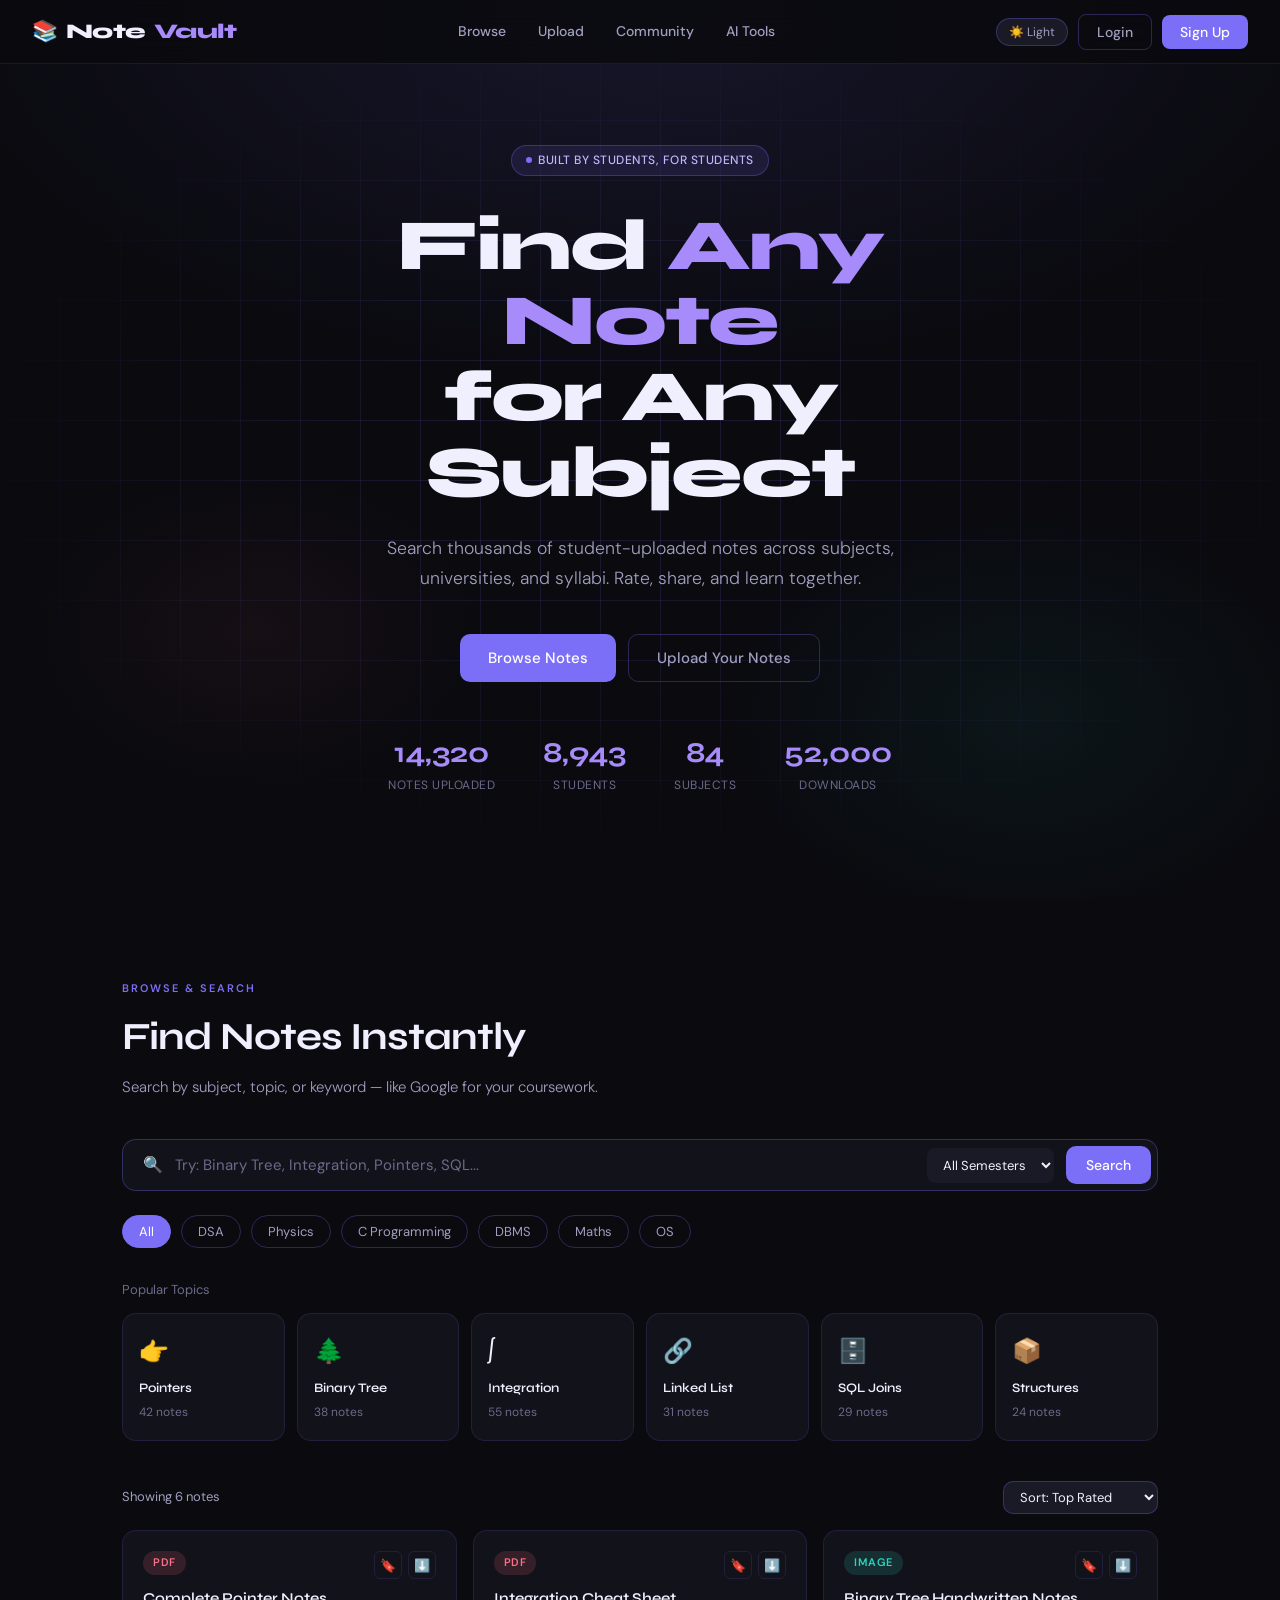
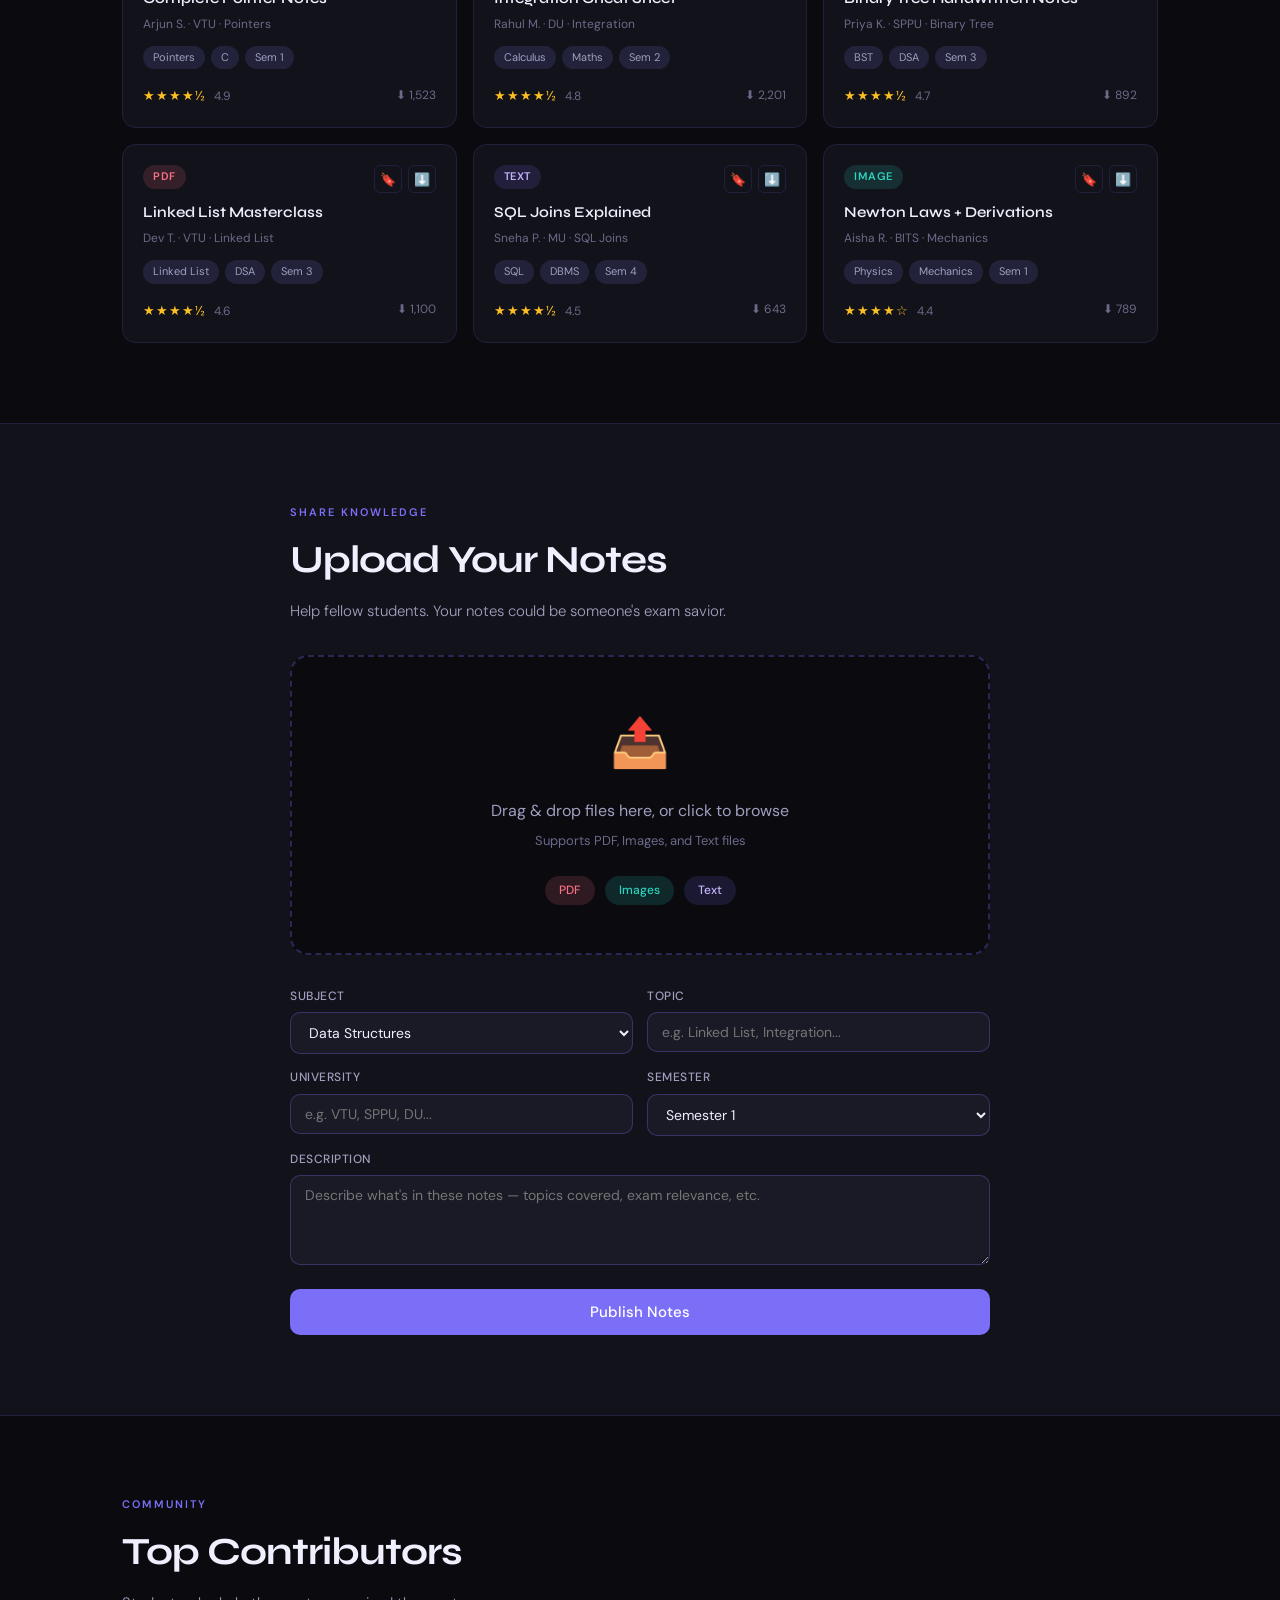
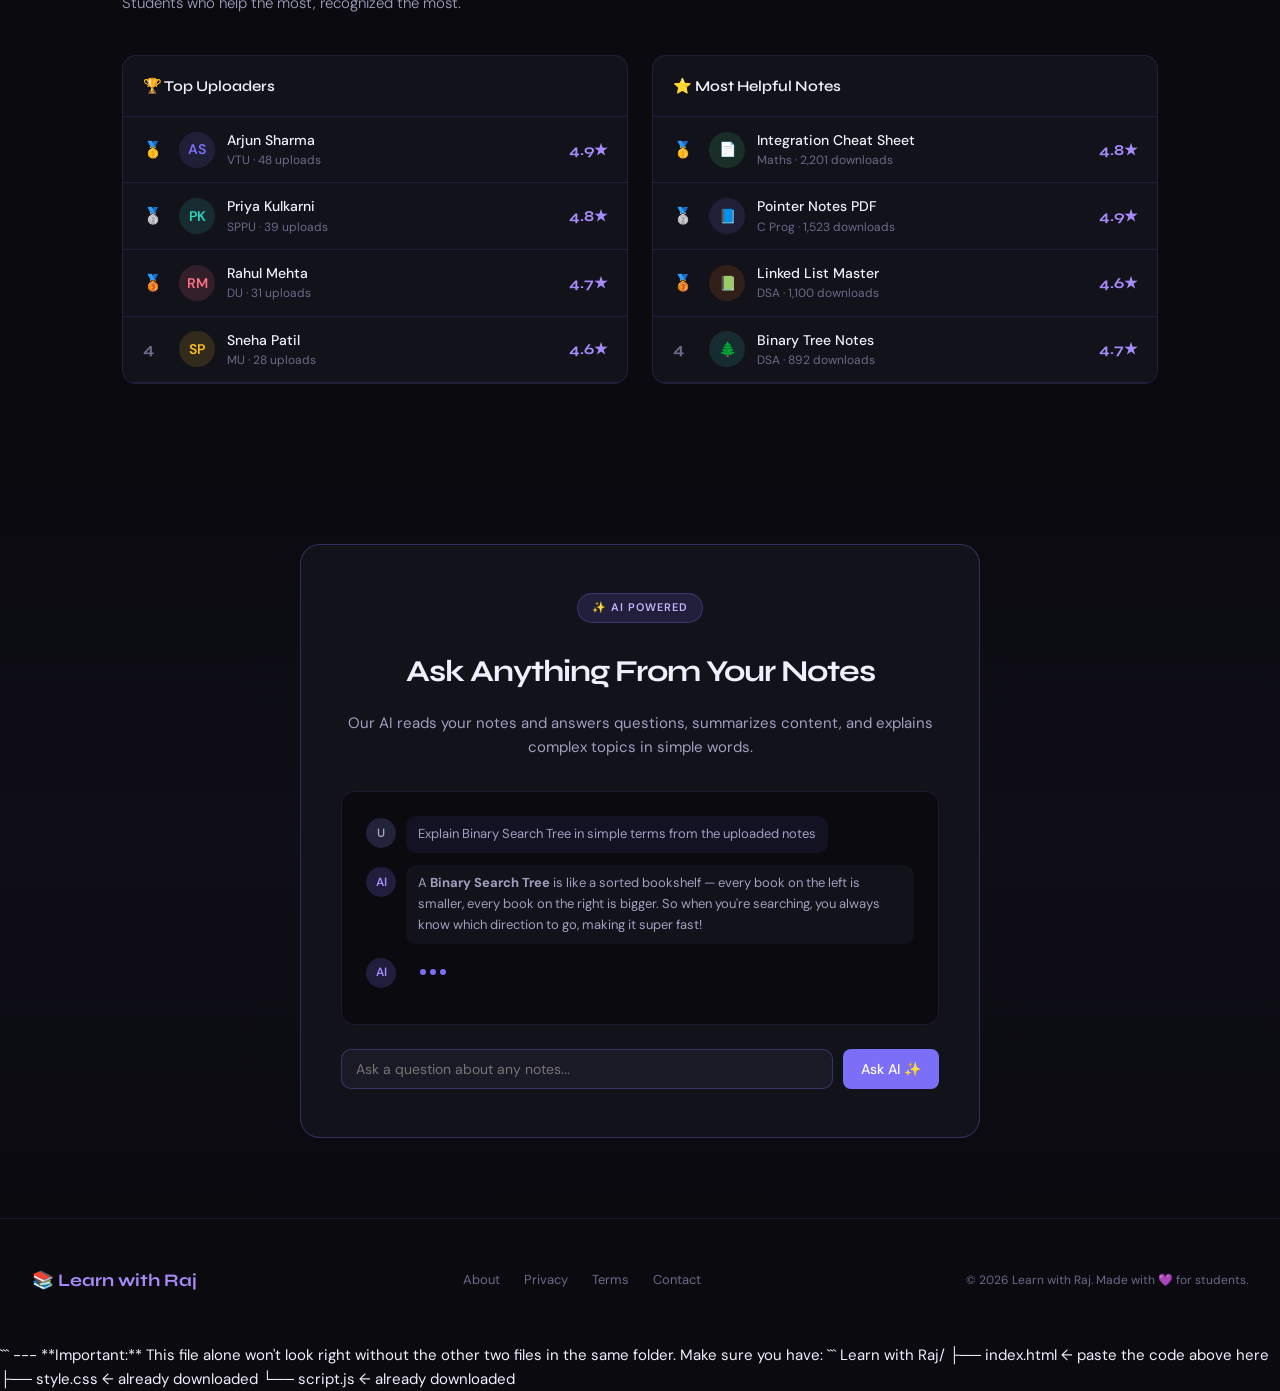
<file: project/index.html>
<!DOCTYPE html>
<html lang="en">
<head>
  <meta charset="UTF-8" />
  <meta name="viewport" content="width=device-width, initial-scale=1.0" />
  <title>Learn With Raj — Student Notes Platform</title>

  <!-- Google Fonts -->
  <link
    href="https://fonts.googleapis.com/css2?family=Syne:wght@400;500;600;700;800&family=DM+Sans:ital,wght@0,300;0,400;0,500;1,400&display=swap"
    rel="stylesheet"
  />

  <!-- Your stylesheet -->
  <link rel="stylesheet" href="style.css" />
</head>
<body>

<!-- NAVIGATION -->
<nav>
  <div class="nav-logo">📚 <span>Note</span>Vault</div>
  <div class="nav-links">
    <a href="#search">Browse</a>
    <a href="#upload">Upload</a>
    <a href="#community">Community</a>
    <a href="#ai">AI Tools</a>
  </div>
  <div class="nav-actions">
    <button class="dark-toggle" onclick="toggleDark()">☀️ Light</button>
    <button class="btn btn-ghost"   onclick="openModal('login')">Login</button>
    <button class="btn btn-primary" onclick="openModal('signup')">Sign Up</button>
  </div>
</nav>

<!-- HERO -->
<section class="hero">
  <div class="hero-bg"></div>
  <div class="hero-grid"></div>
  <div class="hero-content">
    <div class="hero-badge"><span></span>Built by students, for students</div>
    <h1>Find <em>Any Note</em><br>for Any Subject</h1>
    <p class="hero-sub">
      Search thousands of student-uploaded notes across subjects,
      universities, and syllabi. Rate, share, and learn together.
    </p>
    <div class="hero-cta">
      <button class="btn btn-primary btn-lg"
        onclick="document.getElementById('search').scrollIntoView({behavior:'smooth'})">
        Browse Notes
      </button>
      <button class="btn btn-ghost btn-lg"
        onclick="document.getElementById('upload').scrollIntoView({behavior:'smooth'})">
        Upload Your Notes
      </button>
    </div>
    <div class="hero-stats">
      <div class="stat"><div class="stat-num" id="s1">0</div><div class="stat-label">Notes Uploaded</div></div>
      <div class="stat"><div class="stat-num" id="s2">0</div><div class="stat-label">Students</div></div>
      <div class="stat"><div class="stat-num" id="s3">0</div><div class="stat-label">Subjects</div></div>
      <div class="stat"><div class="stat-num" id="s4">0</div><div class="stat-label">Downloads</div></div>
    </div>
  </div>
</section>

<!-- SEARCH & BROWSE -->
<section class="search-section reveal" id="search">
  <div class="section-label">Browse &amp; Search</div>
  <div class="section-title">Find Notes Instantly</div>
  <p class="section-sub">Search by subject, topic, or keyword — like Google for your coursework.</p>

  <div class="search-bar">
    <span style="color:var(--text3);font-size:16px">🔍</span>
    <input type="text" id="main-search"
      placeholder="Try: Binary Tree, Integration, Pointers, SQL..."
      oninput="filterNotes()" />
    <select class="form-select" id="sem-filter" onchange="filterNotes()"
      style="border:none;background:var(--surface2);border-radius:8px;padding:8px 12px;font-size:13px">
      <option value="">All Semesters</option>
      <option>Semester 1</option>
      <option>Semester 2</option>
      <option>Semester 3</option>
      <option>Semester 4</option>
    </select>
    <button class="search-btn" onclick="filterNotes()">Search</button>
  </div>

  <div class="filter-row" id="subject-filters">
    <button class="filter-chip active" onclick="filterBySubject(this,'')">All</button>
    <button class="filter-chip" onclick="filterBySubject(this,'DSA')">DSA</button>
    <button class="filter-chip" onclick="filterBySubject(this,'Physics')">Physics</button>
    <button class="filter-chip" onclick="filterBySubject(this,'C Programming')">C Programming</button>
    <button class="filter-chip" onclick="filterBySubject(this,'DBMS')">DBMS</button>
    <button class="filter-chip" onclick="filterBySubject(this,'Maths')">Maths</button>
    <button class="filter-chip" onclick="filterBySubject(this,'OS')">OS</button>
  </div>

  <div id="topic-section">
    <p style="font-size:13px;color:var(--text3);margin-bottom:12px">Popular Topics</p>
    <div class="topics-grid" id="topics-grid">
      <div class="topic-card" onclick="searchTopic('Pointers')">
        <div class="topic-icon">👉</div><div class="topic-name">Pointers</div><div class="topic-count">42 notes</div>
      </div>
      <div class="topic-card" onclick="searchTopic('Binary Tree')">
        <div class="topic-icon">🌲</div><div class="topic-name">Binary Tree</div><div class="topic-count">38 notes</div>
      </div>
      <div class="topic-card" onclick="searchTopic('Integration')">
        <div class="topic-icon">∫</div><div class="topic-name">Integration</div><div class="topic-count">55 notes</div>
      </div>
      <div class="topic-card" onclick="searchTopic('Linked List')">
        <div class="topic-icon">🔗</div><div class="topic-name">Linked List</div><div class="topic-count">31 notes</div>
      </div>
      <div class="topic-card" onclick="searchTopic('SQL Joins')">
        <div class="topic-icon">🗄️</div><div class="topic-name">SQL Joins</div><div class="topic-count">29 notes</div>
      </div>
      <div class="topic-card" onclick="searchTopic('Structures')">
        <div class="topic-icon">📦</div><div class="topic-name">Structures</div><div class="topic-count">24 notes</div>
      </div>
    </div>
  </div>

  <div style="margin-top:2.5rem">
    <div style="display:flex;justify-content:space-between;align-items:center;margin-bottom:1rem">
      <p style="font-size:13px;color:var(--text2)" id="results-count">Showing 6 notes</p>
      <select class="form-select" onchange="sortNotes(this.value)" style="font-size:13px;padding:6px 12px">
        <option value="rating">Sort: Top Rated</option>
        <option value="downloads">Most Downloaded</option>
        <option value="newest">Newest</option>
      </select>
    </div>
    <div class="notes-grid" id="notes-grid"></div>
  </div>
</section>

<!-- UPLOAD -->
<section class="upload-section" id="upload">
  <div class="upload-inner reveal">
    <div class="section-label">Share Knowledge</div>
    <div class="section-title">Upload Your Notes</div>
    <p class="section-sub" style="margin-bottom:2rem">
      Help fellow students. Your notes could be someone's exam savior.
    </p>
    <div class="upload-zone" id="drop-zone"
      onclick="document.getElementById('file-input').click()"
      ondragover="dragOver(event)" ondragleave="dragLeave(event)" ondrop="dropFile(event)">
      <input type="file" id="file-input" hidden multiple
        accept=".pdf,.png,.jpg,.jpeg,.txt" onchange="handleFiles(this.files)" />
      <div class="upload-icon" id="upload-icon">📤</div>
      <div class="upload-text" id="upload-text">Drag &amp; drop files here, or click to browse</div>
      <div class="upload-sub">Supports PDF, Images, and Text files</div>
      <div class="upload-types">
        <span class="upload-type-badge type-pdf">PDF</span>
        <span class="upload-type-badge type-img">Images</span>
        <span class="upload-type-badge type-text">Text</span>
      </div>
    </div>
    <div class="form-grid">
      <div class="form-group">
        <label class="form-label">Subject</label>
        <select class="form-select">
          <option>Data Structures</option><option>C Programming</option>
          <option>Physics</option><option>DBMS</option>
          <option>Mathematics</option><option>OS</option>
        </select>
      </div>
      <div class="form-group">
        <label class="form-label">Topic</label>
        <input class="form-input" type="text" placeholder="e.g. Linked List, Integration...">
      </div>
      <div class="form-group">
        <label class="form-label">University</label>
        <input class="form-input" type="text" placeholder="e.g. VTU, SPPU, DU...">
      </div>
      <div class="form-group">
        <label class="form-label">Semester</label>
        <select class="form-select">
          <option>Semester 1</option><option>Semester 2</option>
          <option>Semester 3</option><option>Semester 4</option>
        </select>
      </div>
      <div class="form-group full">
        <label class="form-label">Description</label>
        <textarea class="form-textarea"
          placeholder="Describe what's in these notes — topics covered, exam relevance, etc."></textarea>
      </div>
    </div>
    <button class="btn btn-primary"
      style="width:100%;padding:13px;margin-top:1.5rem;font-size:15px;border-radius:10px"
      onclick="showToast('✅','Notes uploaded successfully! Now under review.','#4ade80')">
      Publish Notes
    </button>
  </div>
</section>

<!-- LEADERBOARD -->
<section class="leaderboard-section reveal" id="community">
  <div class="section-label">Community</div>
  <div class="section-title">Top Contributors</div>
  <p class="section-sub">Students who help the most, recognized the most.</p>
  <div class="leaderboard-grid">
    <div class="leaderboard-card">
      <div class="leaderboard-title">🏆 Top Uploaders</div>
      <div id="uploaders-list"></div>
    </div>
    <div class="leaderboard-card">
      <div class="leaderboard-title">⭐ Most Helpful Notes</div>
      <div id="helpful-list"></div>
    </div>
  </div>
</section>

<!-- AI SECTION -->
<section class="ai-section reveal" id="ai">
  <div class="ai-card">
    <div class="ai-badge">✨ AI Powered</div>
    <h2 class="ai-title">Ask Anything From Your Notes</h2>
    <p class="ai-sub">
      Our AI reads your notes and answers questions, summarizes content,
      and explains complex topics in simple words.
    </p>
    <div class="ai-chat-demo">
      <div class="chat-msg chat-user">
        <div class="chat-avatar">U</div>
        <div class="chat-text">Explain Binary Search Tree in simple terms from the uploaded notes</div>
      </div>
      <div class="chat-msg chat-ai">
        <div class="chat-avatar">AI</div>
        <div class="chat-text">
          A <strong>Binary Search Tree</strong> is like a sorted bookshelf —
          every book on the left is smaller, every book on the right is bigger.
          So when you're searching, you always know which direction to go,
          making it super fast!
        </div>
      </div>
      <div class="chat-msg chat-ai">
        <div class="chat-avatar">AI</div>
        <div class="typing-indicator">
          <div class="dot"></div><div class="dot"></div><div class="dot"></div>
        </div>
      </div>
    </div>
    <div style="display:flex;gap:10px;margin-top:1.5rem">
      <input class="form-input" type="text"
        placeholder="Ask a question about any notes..." style="flex:1" />
      <button class="btn btn-primary"
        onclick="showToast('🤖','AI feature coming soon!','#7c6ff7')">Ask AI ✨</button>
    </div>
  </div>
</section>

<!-- FOOTER -->
<footer>
  <div class="footer-logo">📚 Learn with Raj</div>
  <div class="footer-links">
    <a href="#">About</a><a href="#">Privacy</a>
    <a href="#">Terms</a><a href="#">Contact</a>
  </div>
  <div class="footer-note">© 2026 Learn with Raj. Made with 💜 for students.</div>
</footer>

<!-- AUTH MODAL -->
<div class="modal-overlay" id="auth-modal" onclick="closeModal(event)">
  <div class="modal">
    <button class="modal-close"
      onclick="document.getElementById('auth-modal').classList.remove('open')">✕</button>
    <div id="modal-body"></div>
  </div>
</div>

<!-- TOAST -->
<div class="toast" id="toast">
  <div class="toast-dot" id="toast-dot"></div>
  <span id="toast-msg"></span>
</div>

<!-- JavaScript -->
<script src="script.js"></script>

</body>
</html>
```

---

**Important:** This file alone won't look right without the other two files in the same folder. Make sure you have:
```
Learn with Raj/
├── index.html   ← paste the code above here
├── style.css    ← already downloaded
└── script.js    ← already downloaded
</file>
<file: project/style.css>
/* ============================================================
   NoteVault — style.css
   All visual styles for the Student Notes Platform
   ============================================================ */

:root {
  --bg: #0a0a0f;
  --surface: #12121a;
  --surface2: #1a1a26;
  --surface3: #22223a;
  --accent: #7c6ff7;
  --accent2: #a78bfa;
  --accent3: #c4b5fd;
  --amber: #fbbf24;
  --teal: #2dd4bf;
  --coral: #fb7185;
  --green: #4ade80;
  --text: #f0effe;
  --text2: #a09fc0;
  --text3: #6b6a8a;
  --border: rgba(124,111,247,0.15);
  --border2: rgba(124,111,247,0.3);
  --glow: rgba(124,111,247,0.12);
  --radius: 14px;
  --font-head: 'Syne', sans-serif;
  --font-body: 'DM Sans', sans-serif;
}

/* ── RESET ── */
* { margin: 0; padding: 0; box-sizing: border-box; }
html { scroll-behavior: smooth; }
body {
  background: var(--bg);
  color: var(--text);
  font-family: var(--font-body);
  font-size: 15px;
  line-height: 1.6;
  overflow-x: hidden;
}

/* ── SCROLLBAR ── */
::-webkit-scrollbar { width: 6px; }
::-webkit-scrollbar-track { background: var(--surface); }
::-webkit-scrollbar-thumb { background: var(--surface3); border-radius: 3px; }

/* ── NAV ── */
nav {
  position: fixed; top: 0; left: 0; right: 0; z-index: 100;
  display: flex; align-items: center; justify-content: space-between;
  padding: 0 2rem; height: 64px;
  background: rgba(10,10,15,0.85);
  backdrop-filter: blur(20px);
  border-bottom: 1px solid var(--border);
}
.nav-logo {
  font-family: var(--font-head); font-weight: 800; font-size: 1.3rem;
  color: var(--accent2); letter-spacing: -0.5px;
  display: flex; align-items: center; gap: 8px;
}
.nav-logo span { color: var(--text); }
.nav-links { display: flex; gap: 2rem; }
.nav-links a {
  color: var(--text2); text-decoration: none;
  font-size: 14px; font-weight: 500; transition: color 0.2s;
}
.nav-links a:hover { color: var(--text); }
.nav-actions { display: flex; gap: 10px; align-items: center; }

/* ── BUTTONS ── */
.btn {
  padding: 8px 18px; border-radius: 8px;
  font-family: var(--font-body); font-size: 14px;
  font-weight: 500; cursor: pointer;
  transition: all 0.2s; border: none;
}
.btn-ghost {
  background: transparent; color: var(--text2);
  border: 1px solid var(--border2);
}
.btn-ghost:hover { background: var(--glow); color: var(--text); }
.btn-primary { background: var(--accent); color: #fff; }
.btn-primary:hover {
  background: var(--accent2);
  transform: translateY(-1px);
  box-shadow: 0 8px 24px rgba(124,111,247,0.35);
}
.btn-lg { padding: 13px 28px; font-size: 15px; border-radius: 10px; }

/* ── HERO ── */
.hero {
  min-height: 100vh;
  display: flex; flex-direction: column;
  align-items: center; justify-content: center;
  text-align: center; padding: 100px 2rem 60px;
  position: relative; overflow: hidden;
}
.hero-bg {
  position: absolute; inset: 0; z-index: 0;
  background:
    radial-gradient(ellipse 80% 60% at 50% 0%, rgba(124,111,247,0.12) 0%, transparent 70%),
    radial-gradient(ellipse 40% 40% at 80% 80%, rgba(45,212,191,0.06) 0%, transparent 60%),
    radial-gradient(ellipse 30% 30% at 20% 70%, rgba(251,113,133,0.05) 0%, transparent 60%);
}
.hero-grid {
  position: absolute; inset: 0; z-index: 0;
  background-image:
    linear-gradient(var(--border) 1px, transparent 1px),
    linear-gradient(90deg, var(--border) 1px, transparent 1px);
  background-size: 60px 60px;
  mask-image: radial-gradient(ellipse 70% 60% at 50% 50%, black 20%, transparent 80%);
}
.hero-content { position: relative; z-index: 1; max-width: 780px; }
.hero-badge {
  display: inline-flex; align-items: center; gap: 6px;
  padding: 5px 14px; background: rgba(124,111,247,0.12);
  border: 1px solid var(--border2); border-radius: 100px;
  font-size: 12px; color: var(--accent3); font-weight: 500;
  margin-bottom: 2rem; letter-spacing: 0.5px; text-transform: uppercase;
}
.hero-badge span {
  width: 6px; height: 6px; border-radius: 50%;
  background: var(--accent); animation: pulse 2s infinite;
}
@keyframes pulse {
  0%,100% { opacity:1; transform:scale(1); }
  50%      { opacity:0.5; transform:scale(1.3); }
}
h1 {
  font-family: var(--font-head);
  font-size: clamp(2.4rem, 6vw, 4.5rem);
  font-weight: 800; line-height: 1.05;
  letter-spacing: -2px; color: var(--text); margin-bottom: 1.5rem;
}
h1 em { font-style: normal; color: var(--accent2); }
.hero-sub {
  font-size: 1.1rem; color: var(--text2);
  max-width: 560px; margin: 0 auto 2.5rem;
  line-height: 1.7; font-weight: 300;
}
.hero-cta {
  display: flex; gap: 12px;
  justify-content: center; flex-wrap: wrap; margin-bottom: 3rem;
}
.hero-stats { display: flex; gap: 3rem; justify-content: center; flex-wrap: wrap; }
.stat { text-align: center; }
.stat-num {
  font-family: var(--font-head); font-size: 1.8rem;
  font-weight: 700; color: var(--accent2);
}
.stat-label {
  font-size: 12px; color: var(--text3);
  text-transform: uppercase; letter-spacing: 0.5px;
}

/* ── SECTIONS ── */
.search-section { padding: 80px 2rem; max-width: 1100px; margin: 0 auto; }
.section-label {
  font-size: 11px; text-transform: uppercase;
  letter-spacing: 2px; color: var(--accent);
  font-weight: 600; margin-bottom: 0.5rem;
}
.section-title {
  font-family: var(--font-head);
  font-size: clamp(1.6rem, 3vw, 2.4rem);
  font-weight: 700; letter-spacing: -1px;
  color: var(--text); margin-bottom: 0.5rem;
}
.section-sub {
  color: var(--text2); font-size: 15px;
  font-weight: 300; margin-bottom: 2.5rem;
}

/* ── SEARCH BAR ── */
.search-bar {
  display: flex; align-items: center; gap: 12px;
  background: var(--surface); border: 1px solid var(--border2);
  border-radius: 14px; padding: 6px 6px 6px 20px;
  margin-bottom: 1.5rem;
  transition: border-color 0.2s, box-shadow 0.2s;
}
.search-bar:focus-within {
  border-color: var(--accent);
  box-shadow: 0 0 0 4px rgba(124,111,247,0.1);
}
.search-bar input {
  flex: 1; background: none; border: none; outline: none;
  color: var(--text); font-family: var(--font-body); font-size: 15px;
}
.search-bar input::placeholder { color: var(--text3); }
.search-btn {
  background: var(--accent); color: #fff; border: none;
  padding: 10px 20px; border-radius: 10px;
  font-size: 14px; font-weight: 500; cursor: pointer;
  transition: all 0.2s; white-space: nowrap;
  font-family: var(--font-body);
}
.search-btn:hover { background: var(--accent2); }

/* ── FILTERS ── */
.filter-row { display: flex; gap: 10px; flex-wrap: wrap; margin-bottom: 2rem; }
.filter-chip {
  padding: 7px 16px; border-radius: 100px;
  border: 1px solid var(--border2); background: transparent;
  color: var(--text2); font-size: 13px; cursor: pointer;
  transition: all 0.2s; font-family: var(--font-body);
}
.filter-chip:hover,
.filter-chip.active {
  background: var(--accent); border-color: var(--accent); color: #fff;
}
.filter-select {
  padding: 7px 16px; border-radius: 100px;
  border: 1px solid var(--border2); background: var(--surface);
  color: var(--text2); font-size: 13px; cursor: pointer;
  outline: none; font-family: var(--font-body);
}

/* ── TOPICS GRID ── */
.topics-grid {
  display: grid;
  grid-template-columns: repeat(auto-fill, minmax(160px, 1fr));
  gap: 12px; margin-bottom: 2.5rem;
}
.topic-card {
  background: var(--surface); border: 1px solid var(--border);
  border-radius: var(--radius); padding: 18px 16px;
  cursor: pointer; transition: all 0.2s;
  position: relative; overflow: hidden;
}
.topic-card::before {
  content: ''; position: absolute; inset: 0;
  background: var(--glow); opacity: 0; transition: opacity 0.2s;
}
.topic-card:hover { border-color: var(--border2); transform: translateY(-2px); }
.topic-card:hover::before { opacity: 1; }
.topic-icon { font-size: 1.5rem; margin-bottom: 8px; }
.topic-name {
  font-family: var(--font-head); font-size: 13px;
  font-weight: 600; color: var(--text); margin-bottom: 4px;
}
.topic-count { font-size: 12px; color: var(--text3); }

/* ── NOTES GRID ── */
.notes-grid {
  display: grid;
  grid-template-columns: repeat(auto-fill, minmax(300px, 1fr));
  gap: 16px;
}
.note-card {
  background: var(--surface); border: 1px solid var(--border);
  border-radius: var(--radius); padding: 20px;
  transition: all 0.25s; cursor: pointer;
  position: relative; overflow: hidden;
}
.note-card::after {
  content: ''; position: absolute; bottom: 0; left: 0; right: 0;
  height: 3px;
  background: linear-gradient(90deg, var(--accent), var(--teal));
  transform: scaleX(0); transform-origin: left; transition: transform 0.3s;
}
.note-card:hover {
  border-color: var(--border2); transform: translateY(-3px);
  box-shadow: 0 16px 40px rgba(0,0,0,0.4);
}
.note-card:hover::after { transform: scaleX(1); }
.note-header {
  display: flex; justify-content: space-between;
  align-items: flex-start; margin-bottom: 10px;
}
.note-type {
  padding: 3px 10px; border-radius: 100px;
  font-size: 11px; font-weight: 600;
  text-transform: uppercase; letter-spacing: 0.5px;
}
.type-pdf  { background: rgba(251,113,133,0.15); color: var(--coral); }
.type-img  { background: rgba(45,212,191,0.15);  color: var(--teal);  }
.type-text { background: rgba(124,111,247,0.15); color: var(--accent3); }
.note-actions { display: flex; gap: 6px; }
.icon-btn {
  width: 28px; height: 28px; border-radius: 6px;
  border: 1px solid var(--border); background: transparent;
  color: var(--text3); cursor: pointer; font-size: 13px;
  display: flex; align-items: center; justify-content: center;
  transition: all 0.2s;
}
.icon-btn:hover {
  background: var(--glow); color: var(--text); border-color: var(--border2);
}
.note-title {
  font-family: var(--font-head); font-size: 15px;
  font-weight: 600; color: var(--text);
  margin-bottom: 6px; line-height: 1.3;
}
.note-meta { font-size: 12px; color: var(--text3); margin-bottom: 12px; }
.note-tags { display: flex; gap: 6px; flex-wrap: wrap; margin-bottom: 14px; }
.tag {
  padding: 3px 10px; background: var(--surface3);
  border-radius: 100px; font-size: 11px; color: var(--text2);
}
.note-footer {
  display: flex; justify-content: space-between; align-items: center;
}
.stars { color: var(--amber); font-size: 13px; letter-spacing: 1px; }
.star-count { font-size: 12px; color: var(--text3); margin-left: 4px; }
.downloads {
  font-size: 12px; color: var(--text3);
  display: flex; align-items: center; gap: 4px;
}

/* ── UPLOAD SECTION ── */
.upload-section {
  padding: 80px 2rem;
  background: var(--surface);
  border-top: 1px solid var(--border);
  border-bottom: 1px solid var(--border);
}
.upload-inner { max-width: 700px; margin: 0 auto; }
.upload-zone {
  border: 2px dashed var(--border2); border-radius: 18px;
  padding: 3rem 2rem; text-align: center;
  cursor: pointer; transition: all 0.2s;
  background: var(--bg); position: relative;
}
.upload-zone:hover,
.upload-zone.dragover { border-color: var(--accent); background: var(--glow); }
.upload-icon { font-size: 3rem; margin-bottom: 1rem; }
.upload-text { font-size: 1rem; color: var(--text2); margin-bottom: 0.5rem; }
.upload-sub { font-size: 13px; color: var(--text3); }
.upload-types {
  display: flex; gap: 10px;
  justify-content: center; margin-top: 1.5rem; flex-wrap: wrap;
}
.upload-type-badge {
  padding: 5px 14px; border-radius: 100px;
  font-size: 12px; font-weight: 500;
}

/* ── FORM ── */
.form-grid {
  display: grid; grid-template-columns: 1fr 1fr;
  gap: 14px; margin-top: 2rem;
}
.form-group { display: flex; flex-direction: column; gap: 6px; }
.form-group.full { grid-column: 1 / -1; }
.form-label {
  font-size: 12px; color: var(--text2); font-weight: 500;
  text-transform: uppercase; letter-spacing: 0.5px;
}
.form-input,
.form-select,
.form-textarea {
  background: var(--surface2); border: 1px solid var(--border2);
  border-radius: 10px; padding: 10px 14px;
  color: var(--text); font-family: var(--font-body);
  font-size: 14px; outline: none;
  transition: border-color 0.2s, box-shadow 0.2s;
}
.form-input:focus,
.form-select:focus,
.form-textarea:focus {
  border-color: var(--accent);
  box-shadow: 0 0 0 3px rgba(124,111,247,0.1);
}
.form-textarea { resize: vertical; min-height: 90px; }
.form-select option { background: var(--surface2); }

/* ── LEADERBOARD ── */
.leaderboard-section { padding: 80px 2rem; max-width: 1100px; margin: 0 auto; }
.leaderboard-grid {
  display: grid; grid-template-columns: 1fr 1fr; gap: 24px;
}
.leaderboard-card {
  background: var(--surface); border: 1px solid var(--border);
  border-radius: var(--radius); overflow: hidden;
}
.leaderboard-title {
  padding: 18px 20px; border-bottom: 1px solid var(--border);
  font-family: var(--font-head); font-size: 15px; font-weight: 600;
  display: flex; align-items: center; gap: 8px;
}
.contributor-row {
  display: flex; align-items: center; gap: 12px;
  padding: 12px 20px; border-bottom: 1px solid var(--border);
  transition: background 0.15s;
}
.contributor-row:hover { background: var(--glow); }
.contributor-rank {
  font-family: var(--font-head); font-size: 16px;
  font-weight: 700; color: var(--text3); width: 24px;
}
.rank-1 { color: var(--amber); }
.rank-2 { color: #c0c0c0; }
.rank-3 { color: #cd7f32; }
.avatar {
  width: 36px; height: 36px; border-radius: 50%;
  display: flex; align-items: center; justify-content: center;
  font-weight: 600; font-size: 14px; flex-shrink: 0;
}
.contributor-info { flex: 1; }
.contributor-name { font-size: 14px; font-weight: 500; color: var(--text); }
.contributor-sub { font-size: 12px; color: var(--text3); }
.contributor-score {
  font-family: var(--font-head); font-size: 15px;
  font-weight: 700; color: var(--accent2);
}

/* ── AI SECTION ── */
.ai-section {
  padding: 80px 2rem; text-align: center;
  position: relative; overflow: hidden;
  background: linear-gradient(180deg, transparent, rgba(124,111,247,0.04), transparent);
}
.ai-card {
  max-width: 680px; margin: 0 auto;
  background: var(--surface); border: 1px solid var(--border2);
  border-radius: 20px; padding: 3rem 2.5rem; position: relative;
}
.ai-card::before {
  content: ''; position: absolute; inset: -1px; border-radius: 21px;
  background: linear-gradient(135deg, var(--accent), var(--teal), var(--accent));
  z-index: -1; opacity: 0.3;
}
.ai-badge {
  display: inline-flex; align-items: center; gap: 6px;
  padding: 5px 14px; background: rgba(124,111,247,0.15);
  border: 1px solid var(--border2); border-radius: 100px;
  font-size: 11px; color: var(--accent3); font-weight: 600;
  margin-bottom: 1.5rem; text-transform: uppercase; letter-spacing: 1px;
}
.ai-title {
  font-family: var(--font-head); font-size: 1.9rem;
  font-weight: 700; letter-spacing: -1px; margin-bottom: 1rem;
}
.ai-sub { color: var(--text2); margin-bottom: 2rem; font-size: 15px; }
.ai-chat-demo {
  background: var(--bg); border-radius: 14px;
  padding: 1.5rem; text-align: left; border: 1px solid var(--border);
}
.chat-msg { display: flex; gap: 10px; margin-bottom: 12px; }
.chat-avatar {
  width: 30px; height: 30px; border-radius: 50%;
  flex-shrink: 0; display: flex; align-items: center;
  justify-content: center; font-size: 12px;
  font-weight: 600; margin-top: 2px;
}
.chat-user .chat-avatar { background: var(--surface3); color: var(--text2); }
.chat-ai   .chat-avatar { background: rgba(124,111,247,0.2); color: var(--accent2); }
.chat-text {
  font-size: 13px; color: var(--text2); line-height: 1.6;
  padding: 8px 12px; border-radius: 10px; background: var(--surface);
}
.chat-user .chat-text { background: rgba(124,111,247,0.08); }
.typing-indicator {
  display: flex; gap: 4px; align-items: center; padding: 10px 14px;
}
.dot {
  width: 6px; height: 6px; border-radius: 50%;
  background: var(--accent); animation: bounce 1.2s infinite;
}
.dot:nth-child(2) { animation-delay: 0.2s; }
.dot:nth-child(3) { animation-delay: 0.4s; }
@keyframes bounce {
  0%,60%,100% { transform: translateY(0); }
  30%          { transform: translateY(-6px); }
}

/* ── FOOTER ── */
footer {
  padding: 3rem 2rem; border-top: 1px solid var(--border);
  display: flex; justify-content: space-between;
  align-items: center; flex-wrap: wrap; gap: 1rem;
}
.footer-logo {
  font-family: var(--font-head); font-weight: 700;
  font-size: 1.1rem; color: var(--accent2);
}
.footer-links { display: flex; gap: 1.5rem; }
.footer-links a {
  color: var(--text3); text-decoration: none;
  font-size: 13px; transition: color 0.2s;
}
.footer-links a:hover { color: var(--text); }
.footer-note { font-size: 12px; color: var(--text3); }

/* ── DARK MODE TOGGLE ── */
.dark-toggle {
  background: var(--surface2); border: 1px solid var(--border2);
  border-radius: 100px; padding: 5px 12px;
  font-size: 12px; color: var(--text2); cursor: pointer;
  font-family: var(--font-body); transition: all 0.2s;
}
.dark-toggle:hover { background: var(--glow); color: var(--text); }

/* ── MODAL ── */
.modal-overlay {
  position: fixed; inset: 0; background: rgba(0,0,0,0.75);
  z-index: 200; display: none; align-items: center;
  justify-content: center; backdrop-filter: blur(6px);
}
.modal-overlay.open { display: flex; }
.modal {
  background: var(--surface); border: 1px solid var(--border2);
  border-radius: 20px; padding: 2rem;
  width: 90%; max-width: 480px; position: relative;
}
.modal-close {
  position: absolute; top: 14px; right: 14px;
  background: var(--surface3); border: none; color: var(--text2);
  width: 30px; height: 30px; border-radius: 50%;
  cursor: pointer; font-size: 16px; transition: all 0.2s;
}
.modal-close:hover { background: var(--surface2); color: var(--text); }
.modal-title {
  font-family: var(--font-head); font-size: 1.3rem;
  font-weight: 700; margin-bottom: 0.4rem;
}
.modal-sub { font-size: 13px; color: var(--text3); margin-bottom: 1.5rem; }
.divider {
  height: 1px; background: var(--border); margin: 1.2rem 0; position: relative;
}
.divider span {
  position: absolute; top: 50%; left: 50%;
  transform: translate(-50%, -50%);
  background: var(--surface); padding: 0 10px;
  font-size: 12px; color: var(--text3);
}
.social-btn {
  width: 100%; padding: 11px; border-radius: 10px;
  border: 1px solid var(--border2); background: var(--surface2);
  color: var(--text); font-family: var(--font-body);
  font-size: 14px; cursor: pointer; margin-bottom: 10px; transition: all 0.2s;
}
.social-btn:hover { background: var(--surface3); }

/* ── TOAST ── */
.toast {
  position: fixed; bottom: 2rem; right: 2rem;
  background: var(--surface2); border: 1px solid var(--border2);
  border-radius: 12px; padding: 12px 20px;
  font-size: 14px; color: var(--text); z-index: 300;
  transform: translateY(100px); opacity: 0;
  transition: all 0.3s;
  box-shadow: 0 8px 32px rgba(0,0,0,0.4);
  display: flex; align-items: center; gap: 8px;
}
.toast.show { transform: translateY(0); opacity: 1; }
.toast-dot { width: 8px; height: 8px; border-radius: 50%; }

/* ── SCROLL REVEAL ── */
.reveal {
  opacity: 0; transform: translateY(24px);
  transition: opacity 0.6s ease, transform 0.6s ease;
}
.reveal.visible { opacity: 1; transform: translateY(0); }

/* ── RESPONSIVE ── */
@media (max-width: 768px) {
  .nav-links        { display: none; }
  .leaderboard-grid { grid-template-columns: 1fr; }
  .form-grid        { grid-template-columns: 1fr; }
  .hero-stats       { gap: 1.5rem; }
}
</file>
